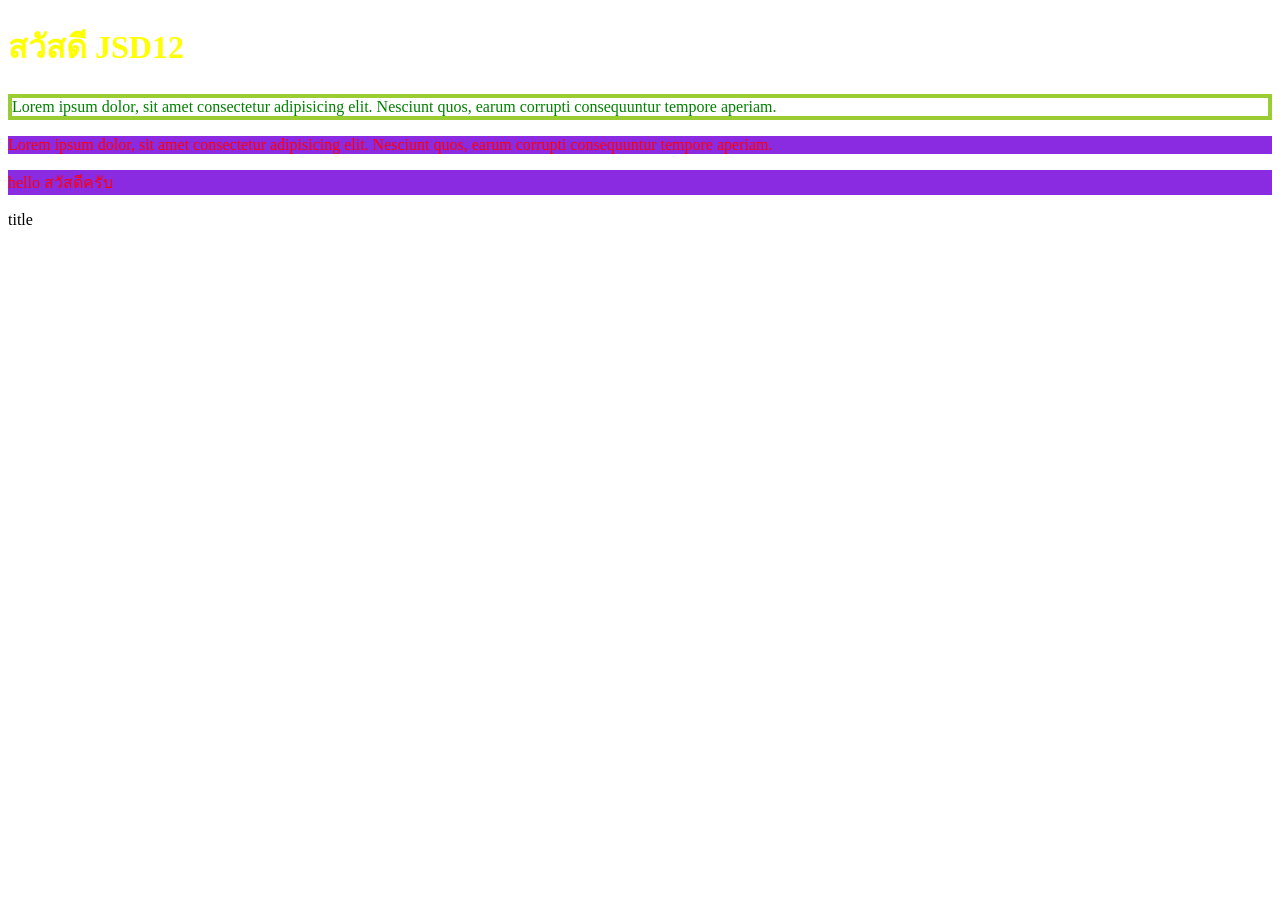
<file: index.html>
<!DOCTYPE html>
<html lang="en">
<head>
    <meta charset="UTF-8">
    <meta name="viewport" content="width=device-width, initial-scale=1.0">
    <title>CSS-101</title>
    <link  href="style.css" rel="stylesheet">
    <style>
        h1{
            color: aqua;
        }
    </style>
</head>
<body>
    <h1 id="hellojsd" class="hellotext" style="color: yellow;">สวัสดี JSD12</h1>
    <p class="greenp">Lorem ipsum dolor, sit amet consectetur adipisicing elit. Nesciunt quos, earum corrupti consequuntur tempore aperiam.</p>
    <p>Lorem ipsum dolor, sit amet consectetur adipisicing elit. Nesciunt quos, earum corrupti consequuntur tempore aperiam.</p>
    <p>hello สวัสดีครับ</p>


    <div class="card">
            <div class="card__title">title
                <div class="card__content card__content--light "></div>
            </div>
    </div>

</body>
</html>
</file>
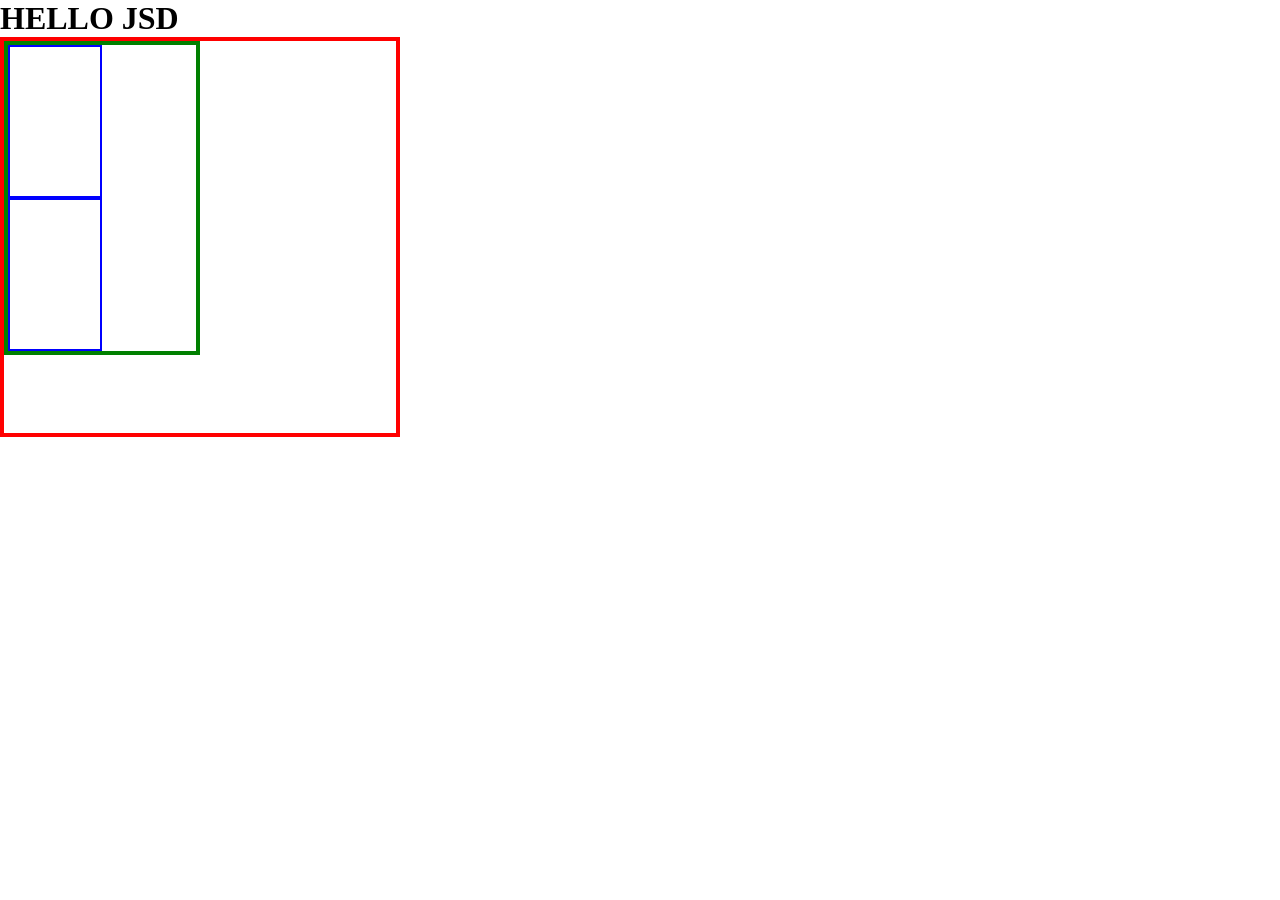
<file: day2/index.html>
<!doctype html>
<html lang="en">
  <head>
    <meta charset="UTF-8" />
    <meta name="viewport" content="width=device-width, initial-scale=1.0" />
    <title>Document</title>
    <link rel="stylesheet" href="style.css" />
  </head>
  <body>
    <h1>HELLO JSD</h1>

    <div id="container">
      <div class="box">
        <div class="inside-box"></div>
        <div class="inside-box"></div>
      </div>
    </div>
  </body>
</html>
</file>
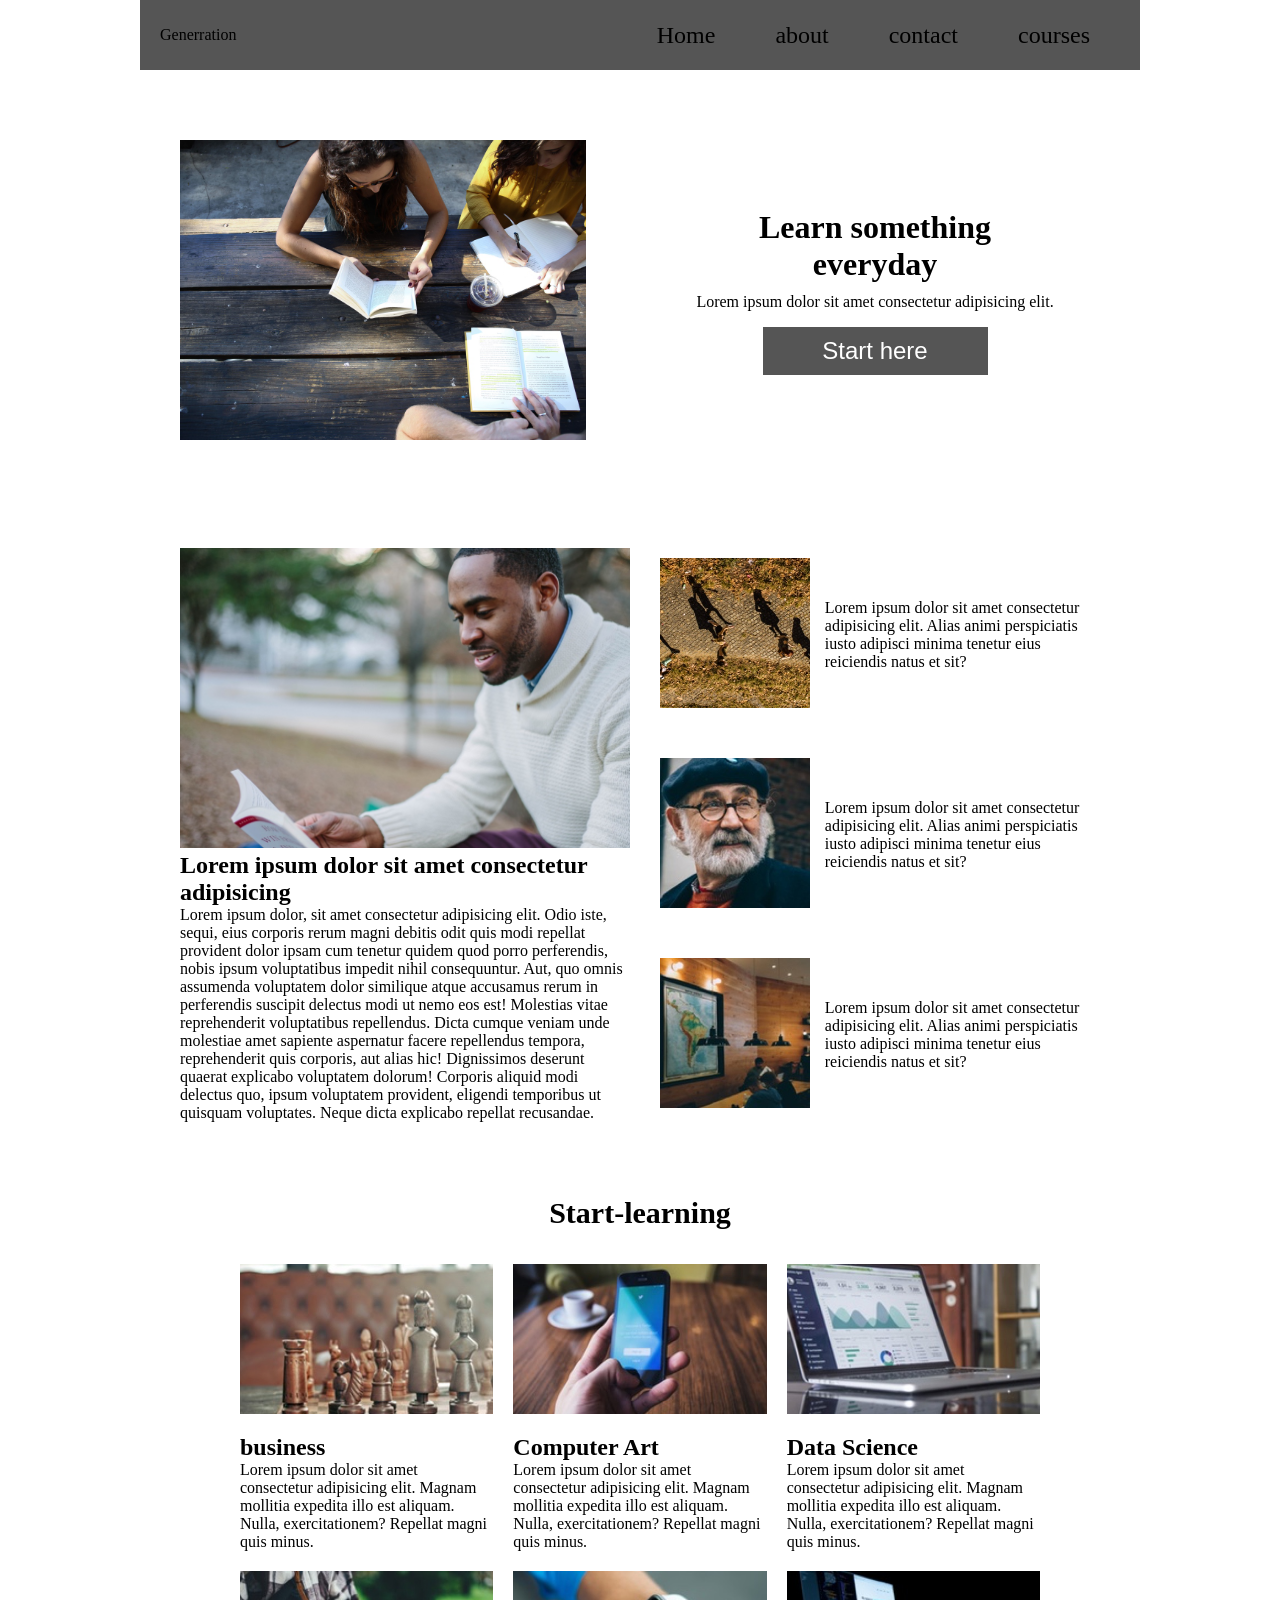
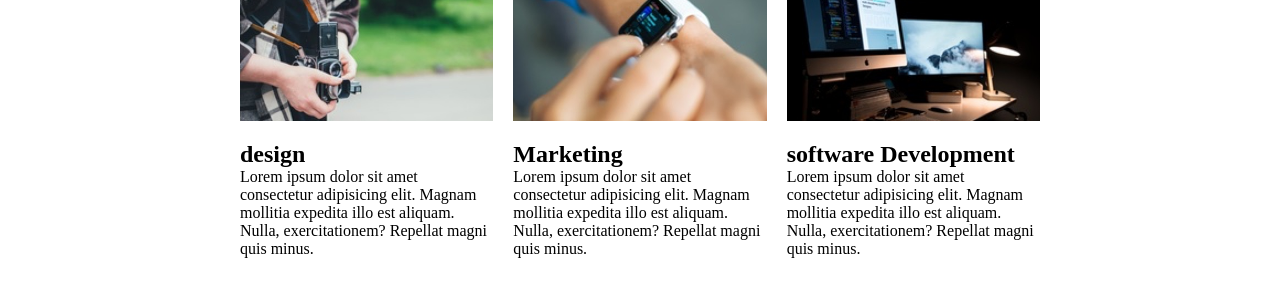
<file: 29_book_colmar-main/29_book_colmar-main/index.html>
<!doctype html>
<html lang="en">
  <head>
    <meta charset="UTF-8" />
    <meta name="viewport" content="width=device-width, initial-scale=1.0" />
    <title>Document</title>
    <link rel="stylesheet" href="style.css" />
  </head>
  <body>
    <!-- navbar -->
    <div class="container">
      <nav>
        <div class="navbar">
          <div class="logo">Generration</div>
          <ul class="menu">
            <li><a href="#">Home</a></li>
            <li><a href="#">about</a></li>
            <li><a href="#">contact</a></li>
            <li><a href="#">courses</a></li>
          </ul>
        </div>
      </nav>

      <!-- hero -->
      <section class="hero">
        <div class="hero-left">
          <img src="./images/banner.jpg" alt="" />
        </div>

        <div class="hero-right">
          <h1>Learn something<br />everyday</h1>
          <p>Lorem ipsum dolor sit amet consectetur adipisicing elit.</p>
          <button>Start here</button>
        </div>
      </section>

      <div class="section-2">
        <div class="section-2-left">
          <img src="./images/information-main.jpg" alt="" />
          <h2 class="section-2-left-content">
            Lorem ipsum dolor sit amet consectetur adipisicing
          </h2>
          <p>
            Lorem ipsum dolor, sit amet consectetur adipisicing elit. Odio iste,
            sequi, eius corporis rerum magni debitis odit quis modi repellat
            provident dolor ipsam cum tenetur quidem quod porro perferendis,
            nobis ipsum voluptatibus impedit nihil consequuntur. Aut, quo omnis
            assumenda voluptatem dolor similique atque accusamus rerum in
            perferendis suscipit delectus modi ut nemo eos est! Molestias vitae
            reprehenderit voluptatibus repellendus. Dicta cumque veniam unde
            molestiae amet sapiente aspernatur facere repellendus tempora,
            reprehenderit quis corporis, aut alias hic! Dignissimos deserunt
            quaerat explicabo voluptatem dolorum! Corporis aliquid modi delectus
            quo, ipsum voluptatem provident, eligendi temporibus ut quisquam
            voluptates. Neque dicta explicabo repellat recusandae.
          </p>
        </div>

        <div class="section-2-right">
          <div class="section-2-right-box">
            <div><img src="./images/information-orientation.jpg" alt="" /></div>
            <div class="content-box">
              <p >
                Lorem ipsum dolor sit amet consectetur adipisicing elit. Alias
                animi perspiciatis iusto adipisci minima tenetur eius reiciendis
                natus et sit?
              </p>
            </div>
          </div>

          <div class="section-2-right-box">
            <div>
              <img src="./images/information-guest-lecture.jpg" alt="" />
            </div>

            <div class="content-box">
              <p>
                Lorem ipsum dolor sit amet consectetur adipisicing elit. Alias
                animi perspiciatis iusto adipisci minima tenetur eius reiciendis
                natus et sit?
              </p>
            </div>
          </div>

          <div class="section-2-right-box">
            <div><img src="./images/information-campus.jpg" alt="" /></div>
            <div class="content-box">
              <p>
                Lorem ipsum dolor sit amet consectetur adipisicing elit. Alias
                animi perspiciatis iusto adipisci minima tenetur eius reiciendis
                natus et sit?
              </p>
            </div>
          </div>
        </div>
      </div>

      <div class="start-learning">
        <h2>Start-learning</h2>
      </div>

      <section class="courses-section">
        <div class="container-grid">
          <div class="grid-card grid-item1">
            <img src="./images/course-business.jpg" alt="" />
            <h2>business</h2>
            <p>
              Lorem ipsum dolor sit amet consectetur adipisicing elit. Magnam
              mollitia expedita illo est aliquam. Nulla, exercitationem?
              Repellat magni quis minus.
            </p>
          </div>
          <div class="grid-card grid-item2">
            <img src="./images/course-computer-art.jpg" alt="" />
            <h2>Computer Art</h2>
            <p>
              Lorem ipsum dolor sit amet consectetur adipisicing elit. Magnam
              mollitia expedita illo est aliquam. Nulla, exercitationem?
              Repellat magni quis minus.
            </p>
          </div>
          <div class="grid-card grid-item3">
            <img src="./images/course-data.jpg" alt="" />
            <h2>Data Science</h2>
            <p>
              Lorem ipsum dolor sit amet consectetur adipisicing elit. Magnam
              mollitia expedita illo est aliquam. Nulla, exercitationem?
              Repellat magni quis minus.
            </p>
          </div>
          <div class="grid-card grid-item4">
            <img src="./images/course-design.jpg" alt="" />
            <h2>design</h2>
            <p>
              Lorem ipsum dolor sit amet consectetur adipisicing elit. Magnam
              mollitia expedita illo est aliquam. Nulla, exercitationem?
              Repellat magni quis minus.
            </p>
          </div>
          <div class="grid-card grid-item5">
            <img src="./images/course-marketing.jpg" alt="" />
            <h2>Marketing</h2>
            <p>
              Lorem ipsum dolor sit amet consectetur adipisicing elit. Magnam
              mollitia expedita illo est aliquam. Nulla, exercitationem?
              Repellat magni quis minus.
            </p>
          </div>
          <div class="grid-card grid-item6">
            <img src="./images/course-software.jpg" alt="" />
            <h2>software Development</h2>
            <p>
              Lorem ipsum dolor sit amet consectetur adipisicing elit. Magnam
              mollitia expedita illo est aliquam. Nulla, exercitationem?
              Repellat magni quis minus.
            </p>
          </div>
        </div>
      </section>
    </div>
  </body>
</html>
</file>
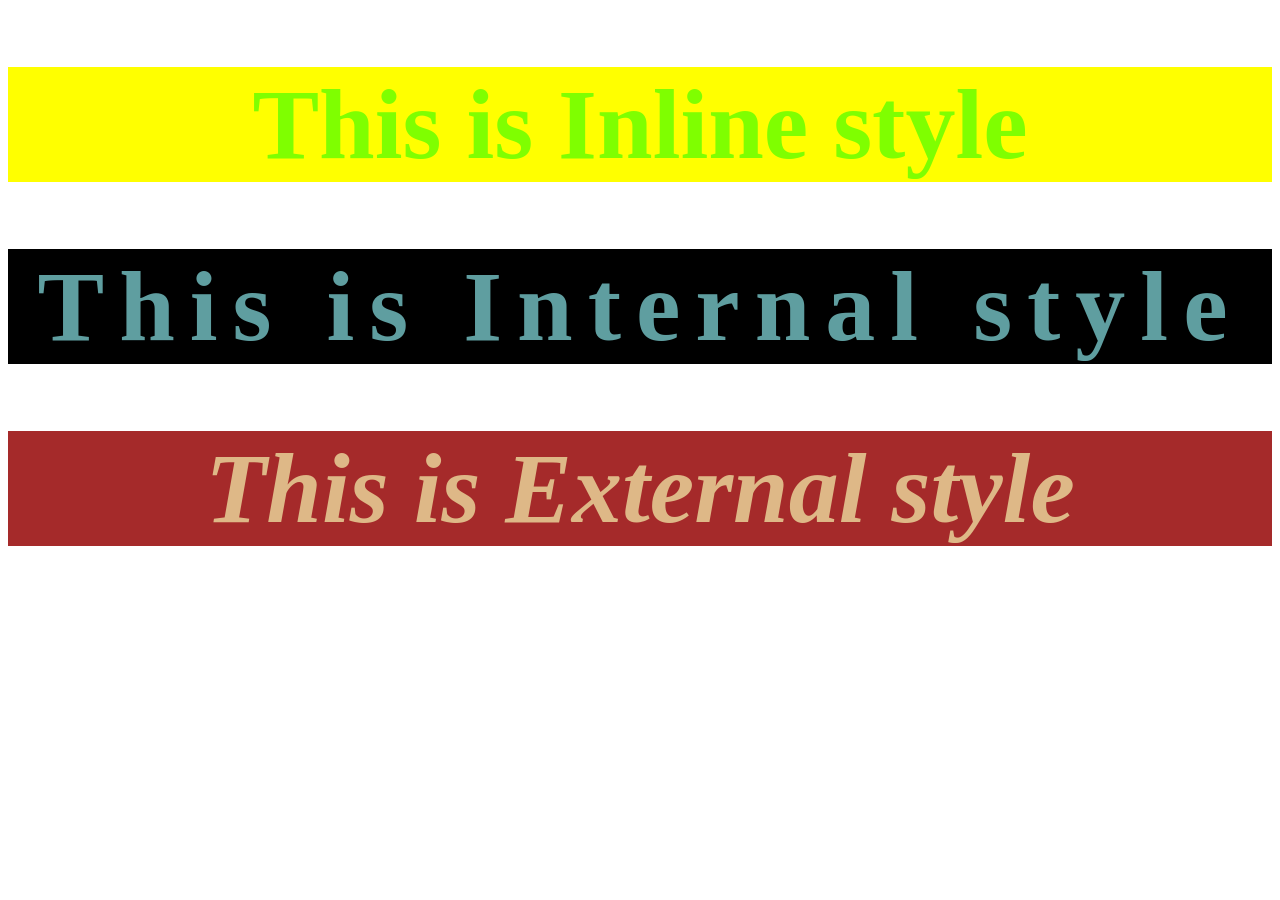
<file: excercise.html>
<!doctype html>
<html lang="en">
  <head>
    <meta charset="UTF-8" />
    <meta name="viewport" content="width=device-width, initial-scale=1.0" />
    <title>Exercise</title>
    <link rel="stylesheet" href="/style.css" />
    <link rel="preconnect" href="https://fonts.googleapis.com" />
    <link rel="preconnect" href="https://fonts.gstatic.com" crossorigin />
    <link
      href="https://fonts.googleapis.com/css2?family=Kanit:ital,wght@0,100;0,200;0,300;0,400;0,500;0,600;0,700;0,800;0,900;1,100;1,200;1,300;1,400;1,500;1,600;1,700;1,800;1,900&display=swap"
      rel="stylesheet"
    />
  </head>

  <style>
    .change-1 {
      color: cadetblue;
      background-color: black;
      letter-spacing: 15px;
    }
  </style>

  <body>
    <div style="text-align: center; font-size: 50px">
      <h1 style="color: chartreuse; background-color: yellow; font-weight: 900">
        This is Inline style
      </h1>
      <h1 class="change-1">This is Internal style</h1>
      <h1 class="change-2">This is External style</h1>
    </div>
  </body>
</html>
</file>
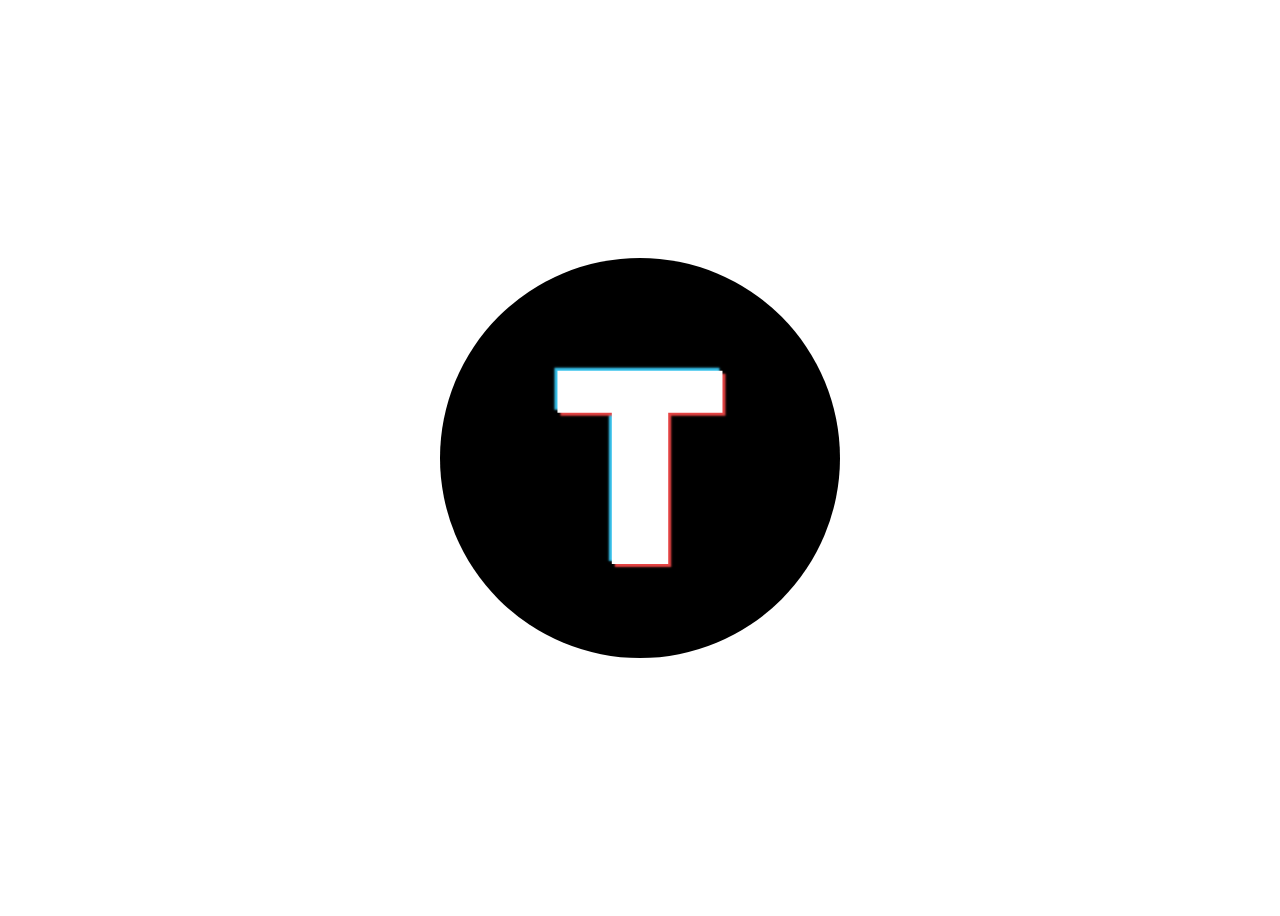
<file: exercise2.html>
<!doctype html>
<html lang="en">
  <head>
    <meta charset="UTF-8" />
    <meta name="viewport" content="width=device-width, initial-scale=1.0" />
    <title>Exercise2</title>
    <link rel="stylesheet" href="/exercise2.css" />
        <link
      href="https://fonts.googleapis.com/css2?family=Kanit:ital,wght@0,100;0,200;0,300;0,400;0,500;0,600;0,700;0,800;0,900;1,100;1,200;1,300;1,400;1,500;1,600;1,700;1,800;1,900&display=swap"
      rel="stylesheet"
    />
  </head>
  <body>
    <div class="container">
      <div class="box">
        <h2>T</h2>
      </div>
    </div>
  </body>
</html>
</file>
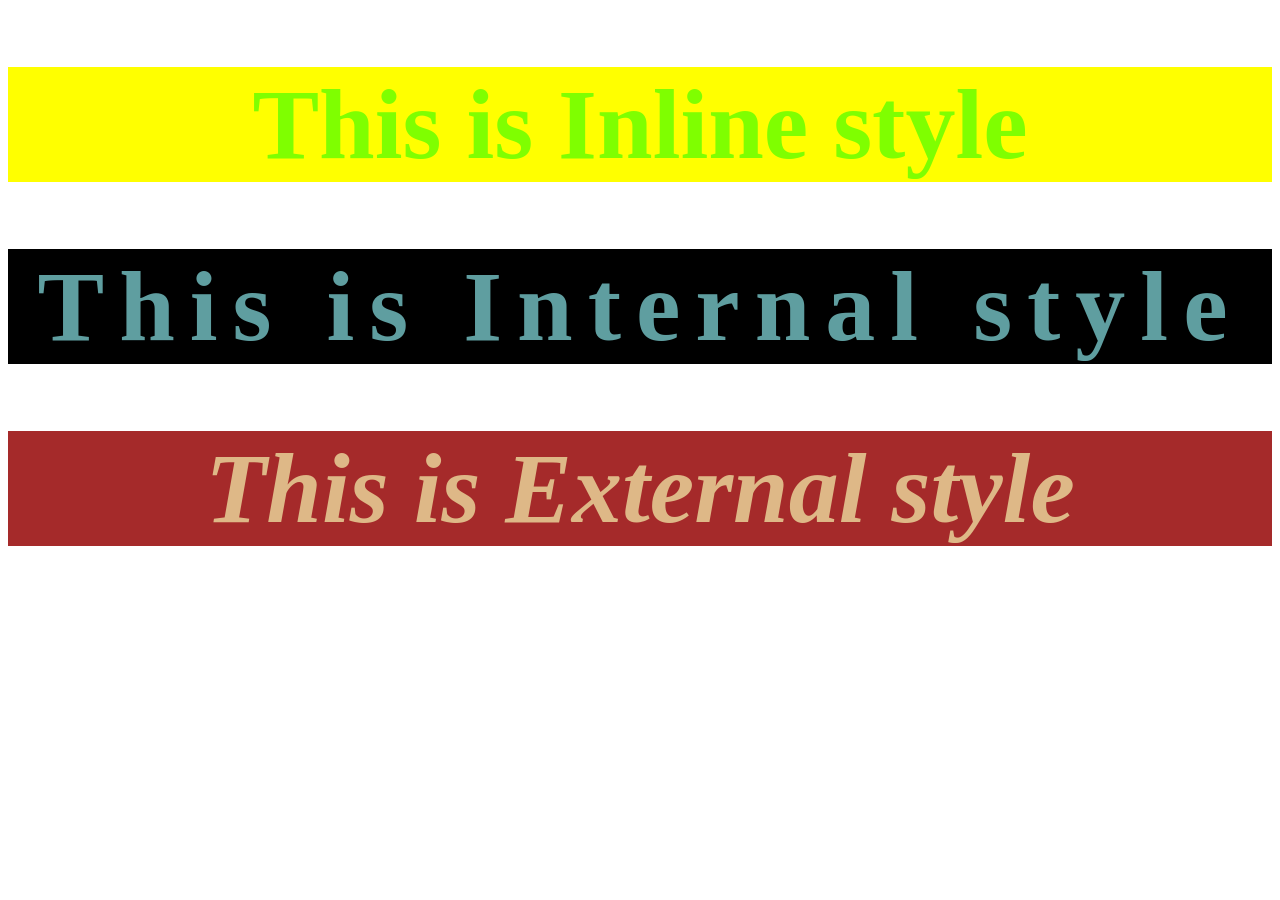
<file: day1/excercise.html>
<!doctype html>
<html lang="en">
  <head>
    <meta charset="UTF-8" />
    <meta name="viewport" content="width=device-width, initial-scale=1.0" />
    <title>Exercise</title>
    <link rel="stylesheet" href="/style.css" />
    <link rel="preconnect" href="https://fonts.googleapis.com" />
    <link rel="preconnect" href="https://fonts.gstatic.com" crossorigin />

  </head>

  <style>
    .change-1 {
      color: cadetblue;
      background-color: black;
      letter-spacing: 15px;
    }
  </style>

  <body>
    <div style="text-align: center; font-size: 50px">
      <h1 style="color: chartreuse; background-color: yellow; font-weight: 900">
        This is Inline style
      </h1>
      <h1 class="change-1">This is Internal style</h1>
      <h1 class="change-2">This is External style</h1>
    </div>
  </body>
</html>
</file>
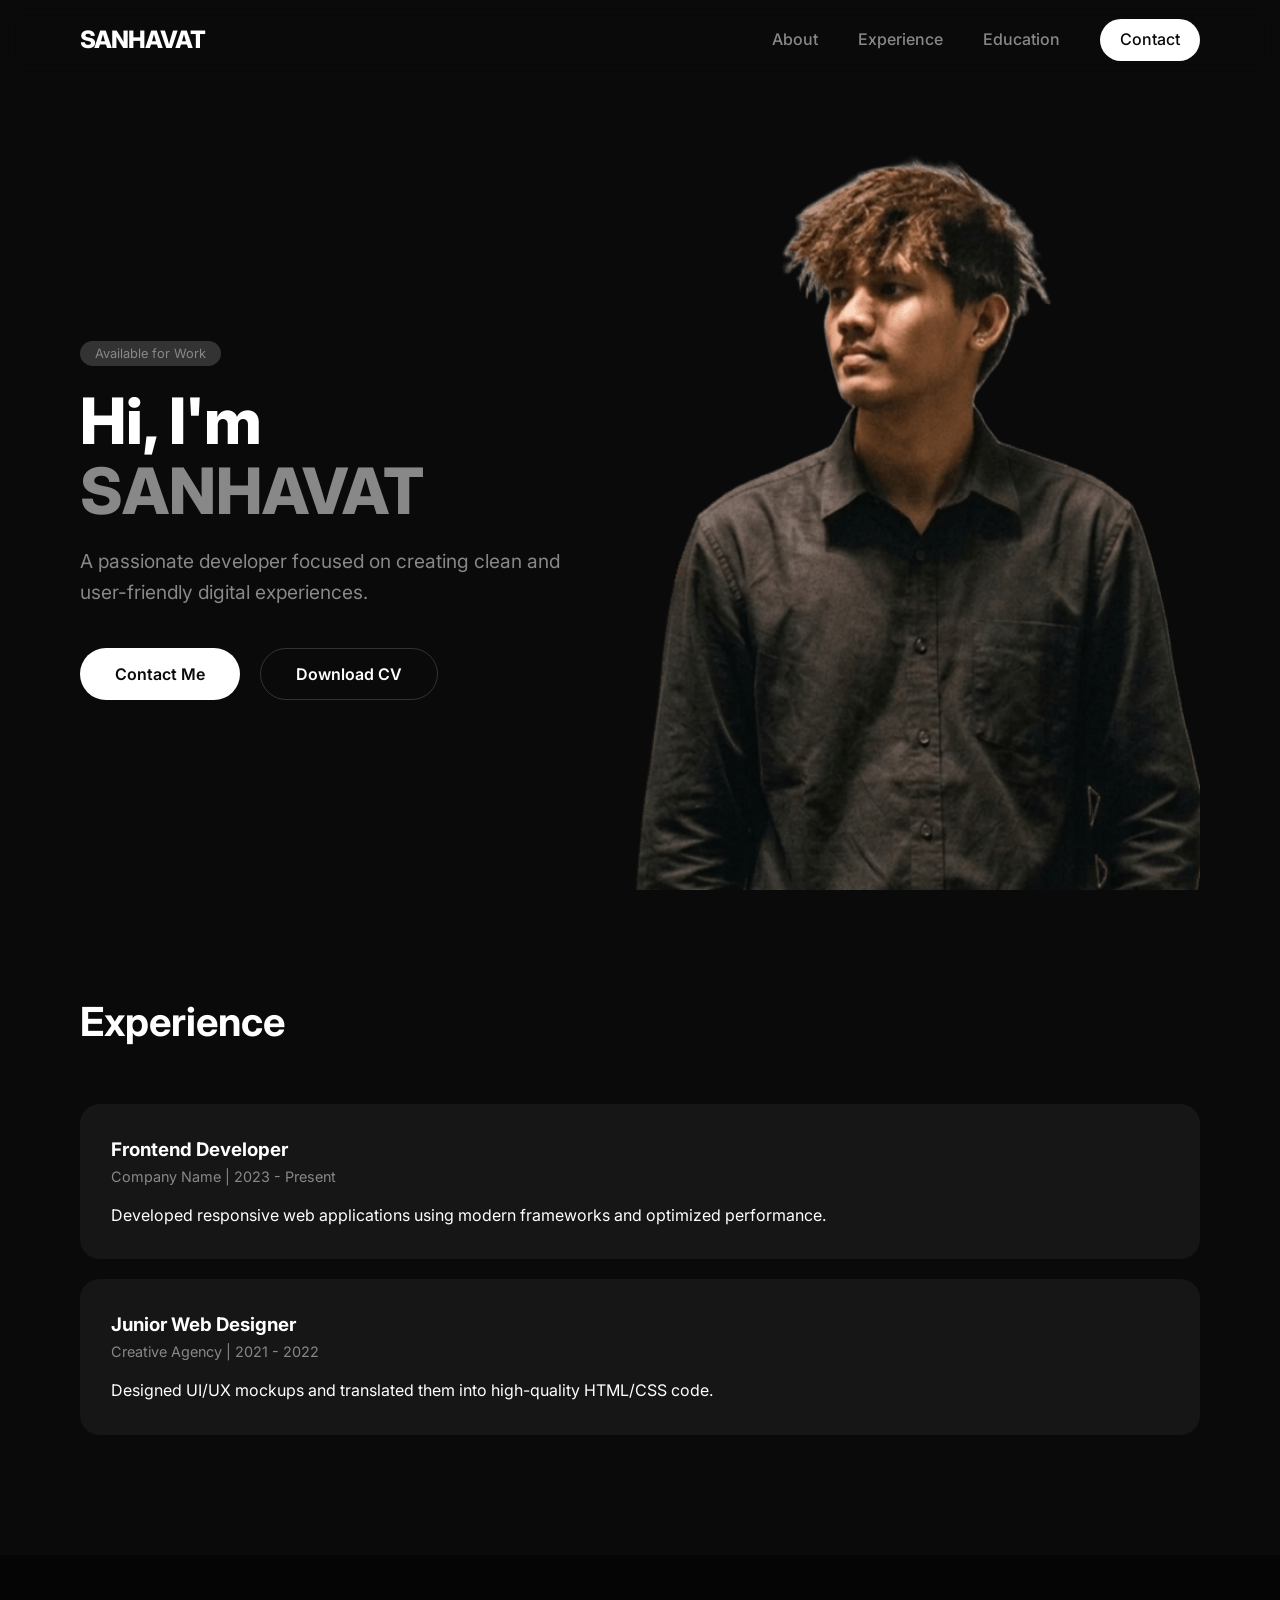
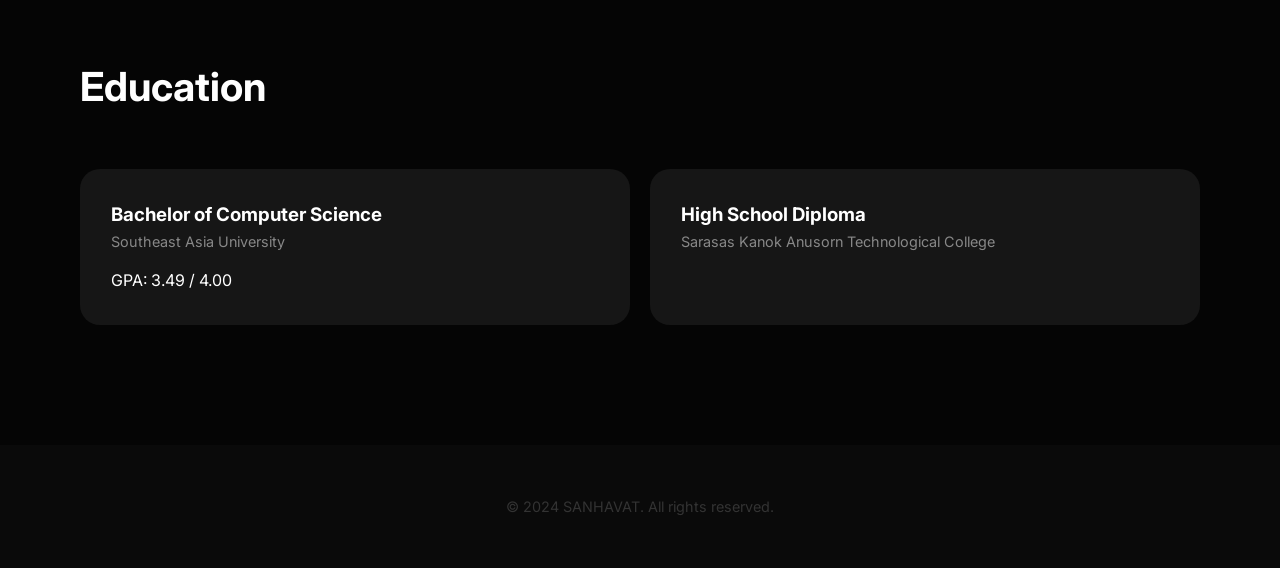
<file: portfolio/portfolio.html>
<!DOCTYPE html>
<html lang="en">
<head>
    <meta charset="UTF-8" />
    <meta name="viewport" content="width=device-width, initial-scale=1.0" />
    <title>SANHAVAT | Portfolio</title>
    <link rel="stylesheet" href="./portfolio.css" />
    <link href="https://fonts.googleapis.com/css2?family=Inter:wght@300;400;700&display=swap" rel="stylesheet">
</head>
<body>
    <nav>
        <div class="nav-container">
            <div class="logo">SANHAVAT</div>
            <div class="nav-item">
                <a href="#about">About</a>
                <a href="#experience">Experience</a>
                <a href="#education">Education</a>
                <a href="#" class="btn-contact-small">Contact</a>
            </div>
        </div>
    </nav>

    <section class="hero" id="about">
        <div class="hero-container">
            <div class="hero-left">
                <span class="badge">Available for Work</span>
                <h1>Hi, I'm <span class="highlight">SANHAVAT</span></h1>
                <p>A passionate developer focused on creating clean and user-friendly digital experiences.</p>
                <div class="hero-btns">
                    <button class="btn-primary">Contact Me</button>
                    <button class="btn-secondary">Download CV</button>
                </div>
            </div>
            <div class="hero-right">
                <img src="./image/personal.png" alt="Profile" class="hero-img" />
            </div>
        </div>
    </section>

    <section class="section" id="experience">
        <div class="container">
            <h2 class="section-title">Experience</h2>
            <div class="timeline">
                <div class="timeline-item">
                    <h3>Frontend Developer</h3>
                    <p class="meta">Company Name | 2023 - Present</p>
                    <p>Developed responsive web applications using modern frameworks and optimized performance.</p>
                </div>
                <div class="timeline-item">
                    <h3>Junior Web Designer</h3>
                    <p class="meta">Creative Agency | 2021 - 2022</p>
                    <p>Designed UI/UX mockups and translated them into high-quality HTML/CSS code.</p>
                </div>
            </div>
        </div>
    </section>

    <section class="section bg-darker" id="education">
        <div class="container">
            <h2 class="section-title">Education</h2>
            <div class="grid">
                <div class="card">
                    <h3>Bachelor of Computer Science</h3>
                    <p class="meta">Southeast Asia University</p>
                    <p>GPA: 3.49 / 4.00</p>
                </div>
                <div class="card">
                    <h3>High School Diploma</h3>
                    <p class="meta">Sarasas Kanok Anusorn Technological College</p>
                </div>
            </div>
        </div>
    </section>

    <footer>
        <p>&copy; 2024 SANHAVAT. All rights reserved.</p>
    </footer>
</body>
</html>
</file>
<file: style.css>
/* Exercise */
.change-2{
    color: burlywood;
    background-color: brown;
    font-style: italic;

}


/* Index */
p {
    color: red;
    background-color: blueviolet;
}
.greenp{
    color: green ;
    background-color: #fff;
    border: 4px solid yellowgreen; 
}
h1{
    color:  magenta ;
}


/* Exercise2 */
.T-font{
    width: 400px;
    height: 400px;
    background-color: black;
    text-align: center;
    display: flex;
  justify-content: center;
  align-items: center;
}

h2{
     color: white;
  font-size: 300px;
  font-weight: bold;
  text-shadow: 
    3px 3px 0px #de1e1e,   
    -3px -3px 0px #42cbf5; 
    
}


.container{

    display: flex;
    justify-content: center;
    align-items: center;
    text-align: center;
}
</file>
<file: day2/style.css>
* {
  padding: 0;
  margin: 0;
  box-sizing: border-box;
}

#container {
  height: 400px;
  width: 400px;
  border: 4px solid red;
  max-width: 700px;
  min-width: 200px;
}

.box {
  border: 4px solid green;
  height: 80%;
  width: 50%;
}

.inside-box {
  border: 2px blue solid;
  width: 50%;
  height: 50%;
}
</file>
<file: 29_book_colmar-main/29_book_colmar-main/style.css>
* {
  margin: 0;
  padding: 0;
  box-sizing: border-box;
}

.container {
  max-width: 1000px;
  width: 100%;
  margin: 0 auto;
  height: auto;
}
nav {
  position: fixed;
  top: 0;
  left: 0;
  height: 70px;
  width: 100%;
  /* background-color: blueviolet; */
  z-index: 1000;
}

.navbar {
  /* position: relative; */
  height: 100%;
  max-width: 1000px;
  width: 100%;
  background: #555;
  margin: 0 auto;
  padding: 0 30px;
  display: flex;
  justify-content: space-between;
  align-items: center;
  padding: 20px;
}

.navbar .menu {
  display: flex;
  align-items: center;
}

.navbar .menu li {
  list-style: none;
  margin: 0 30px;
}

.menu li a {
  text-decoration: none;
  font-size: 24px;
  color: rgb(0, 0, 0);
}

/* HERO */
.hero {
  margin-top: 100px;
  max-width: 1000px;
  display: flex;
  gap: 20px;
  padding: 40px;
  /* background: #ddd; */
}

.hero-left {
  width: 50%;
  
}

.hero-left img {
  max-width: 100%;
  height: 300px;
  object-fit: cover;
}

.hero-right {
  display: flex;
  flex-direction: column;
  justify-content: center;
  text-align: center;
  width: 50%;
  align-items: center;
}

.hero-right h1 {
  margin-bottom: 10px;
  font-size: 32px;
}

.hero-right p {
  margin-bottom: 16px;
  font-size: 16px;
}

.hero-right button {
  padding: 10px;
  background: #555;
  color: white;
  border: none;
  font-size: 24px;
  width: 50%;
  cursor: pointer;
  
}

/* SECTION 2 */

.section-2 {
  margin-top: 24px;
  max-width: 1000px;
  display: flex;
  gap: 20px;
  padding: 40px;
  /* background-color: #555; */
  justify-content: space-between;
}

.section-2-left {
  width: 50%;
  /* padding: 10px; */
}

.section-2-left img {
  width: 100%;
  height: 300px;
  object-fit: cover;
}

.section-2-right {
  width: 50%;
  padding: 10px;
  display: flex;
  flex-direction: column;
  justify-content: space-between;
}

.section-2-right-box {
  display: flex;
  align-items: center;
}

.section-2-right img {
  width: 150px;
  height: auto;
  object-fit: cover;
  margin-right: 15px;
}

/* .section-2-right .section-2-right .content-box {
  display: flex;
  flex-direction: row;
  align-items: center;
} */

.start-learning {
  margin-top: 24px;
  display: flex;
  justify-content: center;
}

.start-learning h2 {
  /* border: 2px solid #333; */
  padding: 10px;
  color: black;
  font-size: 30px;
}

.container-grid {
  width: 80%;
  margin: 24px auto;
  display: grid;
  grid-template-columns: repeat(auto-fit, minmax(250px, 1fr));
  grid-template-rows: auto;
  gap: 20px;
  row-gap: 20px;
  align-items: center;
}

.grid-card img {
  width: 100%;
  height: 150px;
  object-fit: cover;
  margin-bottom: 16px;
}

@media (max-width: 768px) {
  
  .container {
    max-width: 100%;
    padding: 0 15px;
    height: auto; 
  }

  
  .navbar .menu li {
    margin: 0 10px;
  }
  .menu li a {
    font-size: 16px;
  }

  
  .hero {
    flex-direction: column; 
    padding: 20px;
    margin-top: 80px; 
  }
  .hero-left, .hero-right {
    width: 100%; 
  }
  .hero-right {
    margin-top: 20px;
    text-align: center;
  }

  
  .section-2 {
    flex-direction: column;
    padding: 20px;
  }
  .section-2-left, .section-2-right {
    width: 100%;
  }

  
  .section-2-right-box {
    margin-bottom: 20px;
   
  }

  
  .container-grid {
    width: 95%; 
    grid-template-columns: repeat(auto-fit, minmax(200px, 1fr)); 
  }
}


@media (max-width: 480px) {
  .section-2-right-box {
    flex-direction: column; 
    align-items: flex-start;
  }
  .section-2-right img {
    width: 100%; 
    height: 150px;
    margin-bottom: 10px;
  }
  .hero-right button {
    width: 100%; 
  }
}
</file>
<file: exercise2.css>
.box {
  width: 400px;
  height: 400px;
  background-color: black;
  text-align: center;
  display: flex;
  justify-content: center;
  align-items: center;
  border-radius: 200px;
}

h2 {
  color: white;
  font-size: 300px;
  font-weight: bold;
  font-family: "Kanit", sans-serif;
  text-shadow:
    3px 3px 2px #e74444,
    -3px -3px 2px #38c2ec;
    
}

.container {
  display: flex;
  justify-content: center;
  align-items: center;
  text-align: center;
  height: 100vh;
}
</file>
<file: portfolio/portfolio.css>
/* Global Reset */
* {
    margin: 0;
    padding: 0;
    box-sizing: border-box;
    font-family: 'Inter', sans-serif;
    scroll-behavior: smooth;
}

:root {
    --bg-black: #0a0a0a;
    --bg-card: #161616;
    --primary: #ffffff;
    --secondary: #888888;
    --accent: #333333;
}

body {
    background-color: var(--bg-black);
    color: var(--primary);
    line-height: 1.6;
}

/* Navigation */
nav {
    width: 100%;
    height: 80px;
    background-color: rgba(10, 10, 10, 0.8);
    backdrop-filter: blur(10px);
    position: fixed;
    top: 0;
    z-index: 1000;
    display: flex;
    justify-content: center;
}

.nav-container {
    width: 100%;
    max-width: 1200px;
    display: flex;
    justify-content: space-between;
    align-items: center;
    padding: 0 40px;
}

.logo {
    font-size: 1.5rem;
    font-weight: 800;
    letter-spacing: -1px;
}

.nav-item {
    display: flex;
    gap: 40px;
    align-items: center;
}

.nav-item a {
    color: var(--secondary);
    text-decoration: none;
    font-weight: 500;
    transition: 0.3s;
}

.nav-item a:hover {
    color: var(--primary);
}

.btn-contact-small {
    background: var(--primary);
    color: var(--bg-black) !important;
    padding: 8px 20px;
    border-radius: 50px;
}

/* Hero Section */
.hero {
    padding-top: 150px;
    min-height: 90vh;
    display: flex;
    justify-content: center;
    align-items: center;
}

.hero-container {
    width: 100%;
    max-width: 1200px;
    padding: 0 40px;
    display: flex;
    justify-content: space-between;
    align-items: center;
    gap: 50px;
}

.hero-left {
    flex: 1;
}

.badge {
    background: var(--accent);
    padding: 5px 15px;
    border-radius: 20px;
    font-size: 0.8rem;
    color: var(--secondary);
}

.hero-left h1 {
    font-size: 4rem;
    font-weight: 800;
    margin: 20px 0;
    line-height: 1.1;
}

.highlight {
    color: var(--secondary);
}

.hero-left p {
    font-size: 1.2rem;
    color: var(--secondary);
    max-width: 500px;
    margin-bottom: 40px;
}

.hero-btns {
    display: flex;
    gap: 20px;
}

/* Hero Image - ขยายให้ใหญ่ขึ้น */
.hero-right {
    flex: 1;
    display: flex;
    justify-content: flex-end;
}

.hero-img {
    width: 130%; /* ขยายขนาดให้ใหญ่ขึ้นอีกเล็กน้อย */
    max-width: 700px; /* เพิ่มเพดานความกว้างสูงสุด */
    height: auto;
    /* ลบ filter: grayscale(100%) ออกแล้ว */
    filter: none; 
    transition: transform 0.5s ease;
    display: block;
    object-fit: contain;
}

.hero-img:hover {
    transform: scale(1.05); 
}


.hero-right {
    flex: 1.2; 
    display: flex;
    justify-content: center;
    align-items: center;
}
/* Buttons */
button {
    padding: 15px 35px;
    border-radius: 50px;
    font-size: 1rem;
    font-weight: 600;
    cursor: pointer;
    transition: 0.3s;
}

.btn-primary {
    background: var(--primary);
    border: none;
    color: var(--bg-black);
}

.btn-secondary {
    background: transparent;
    border: 1px solid var(--accent);
    color: var(--primary);
}

.btn-primary:hover { opacity: 0.8; }
.btn-secondary:hover { background: var(--accent); }

/* Section Generic */
.section {
    padding: 100px 0;
    display: flex;
    justify-content: center;
}

.container {
    width: 100%;
    max-width: 1200px;
    padding: 0 40px;
}

.section-title {
    font-size: 2.5rem;
    margin-bottom: 50px;
}

/* Timeline & Cards */
.timeline-item, .card {
    background: var(--bg-card);
    padding: 30px;
    border-radius: 20px;
    margin-bottom: 20px;
    border: 1px solid transparent;
    transition: 0.3s;
}

.timeline-item:hover, .card:hover {
    border-color: var(--accent);
}

.meta {
    color: var(--secondary);
    font-size: 0.9rem;
    margin-bottom: 15px;
}

.grid {
    display: grid;
    grid-template-columns: 1fr 1fr;
    gap: 20px;
}

.bg-darker { background: #050505; }

footer {
    padding: 50px;
    text-align: center;
    color: var(--accent);
    font-size: 0.9rem;
}

/* Mobile Responsive */
@media (max-width: 900px) {
    .hero-container {
        flex-direction: column-reverse;
        text-align: center;
    }
    .hero-left h1 { font-size: 3rem; }
    .hero-btns { justify-content: center; }
    .hero-img { width: 100%; }
    .grid { grid-template-columns: 1fr; }
    .nav-item { display: none; } /* ซ่อนเมนูบนมือถือเพื่อความง่าย */
}
</file>
